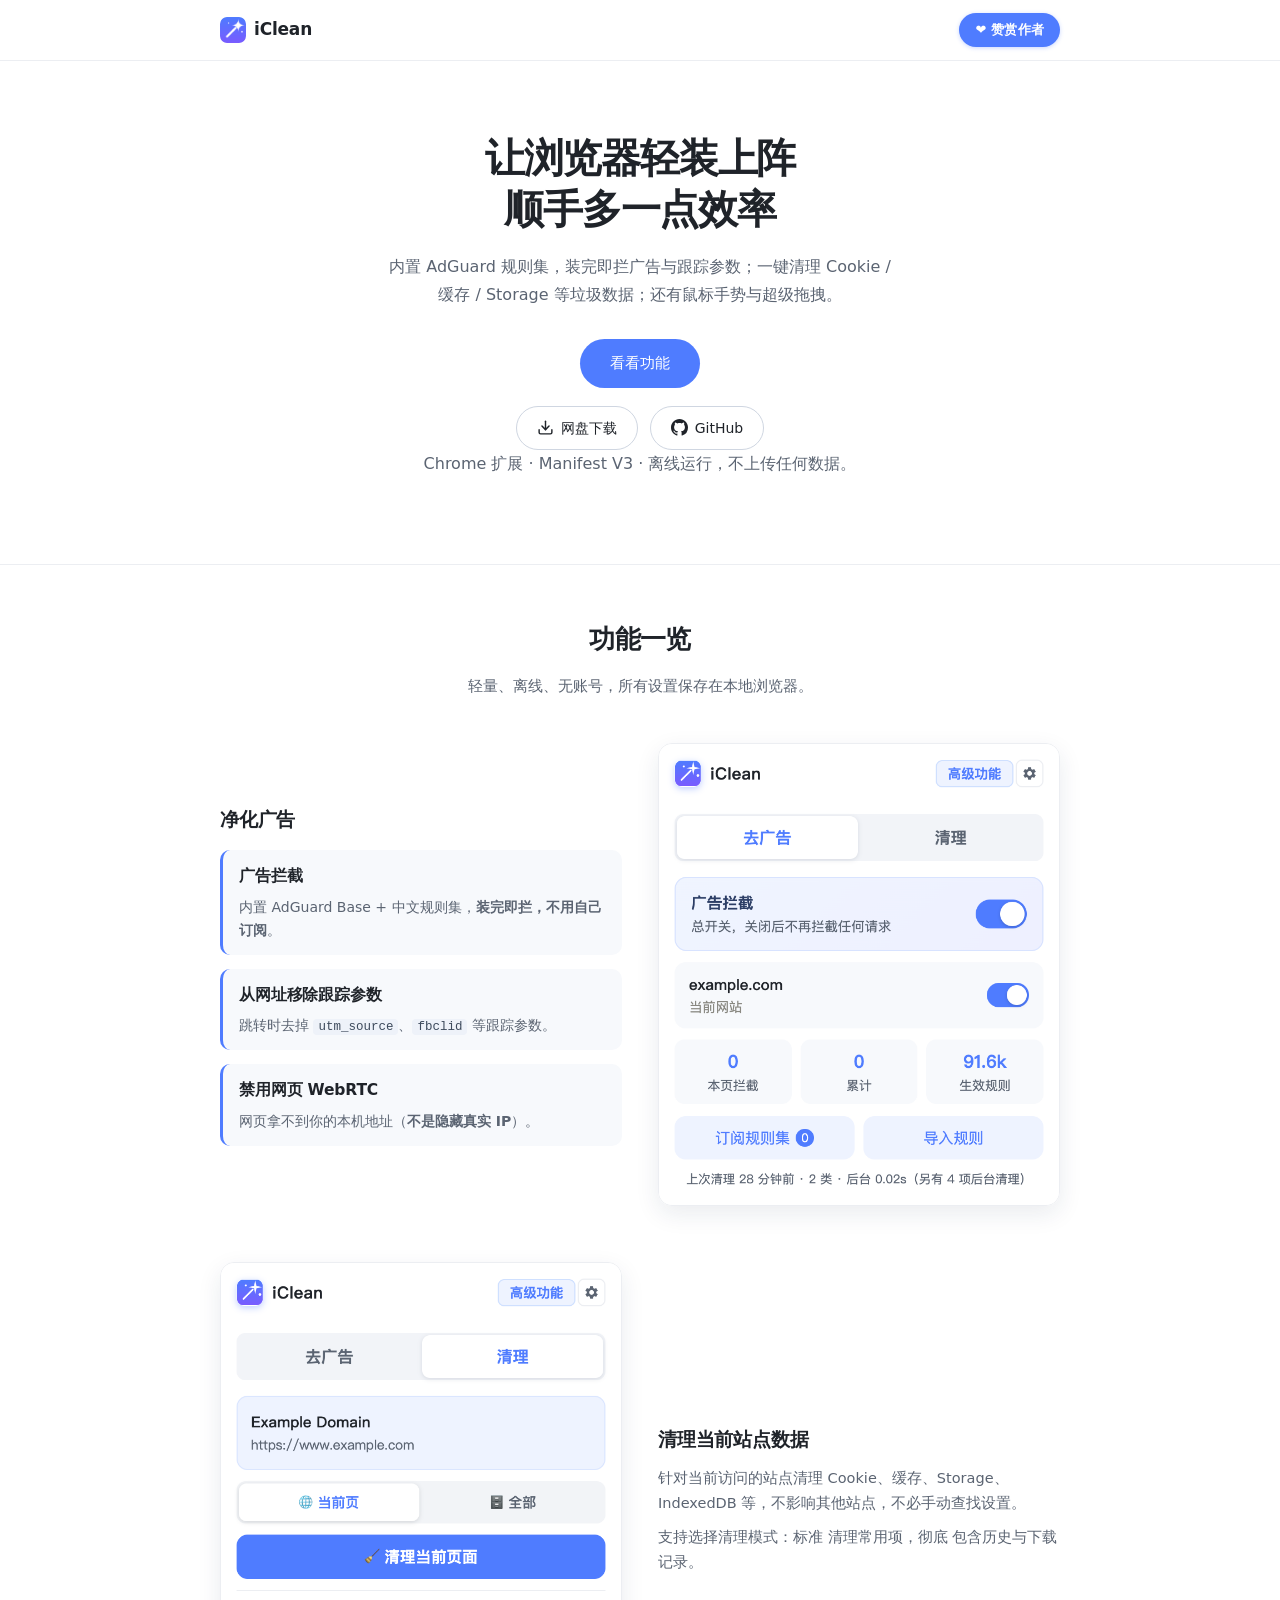
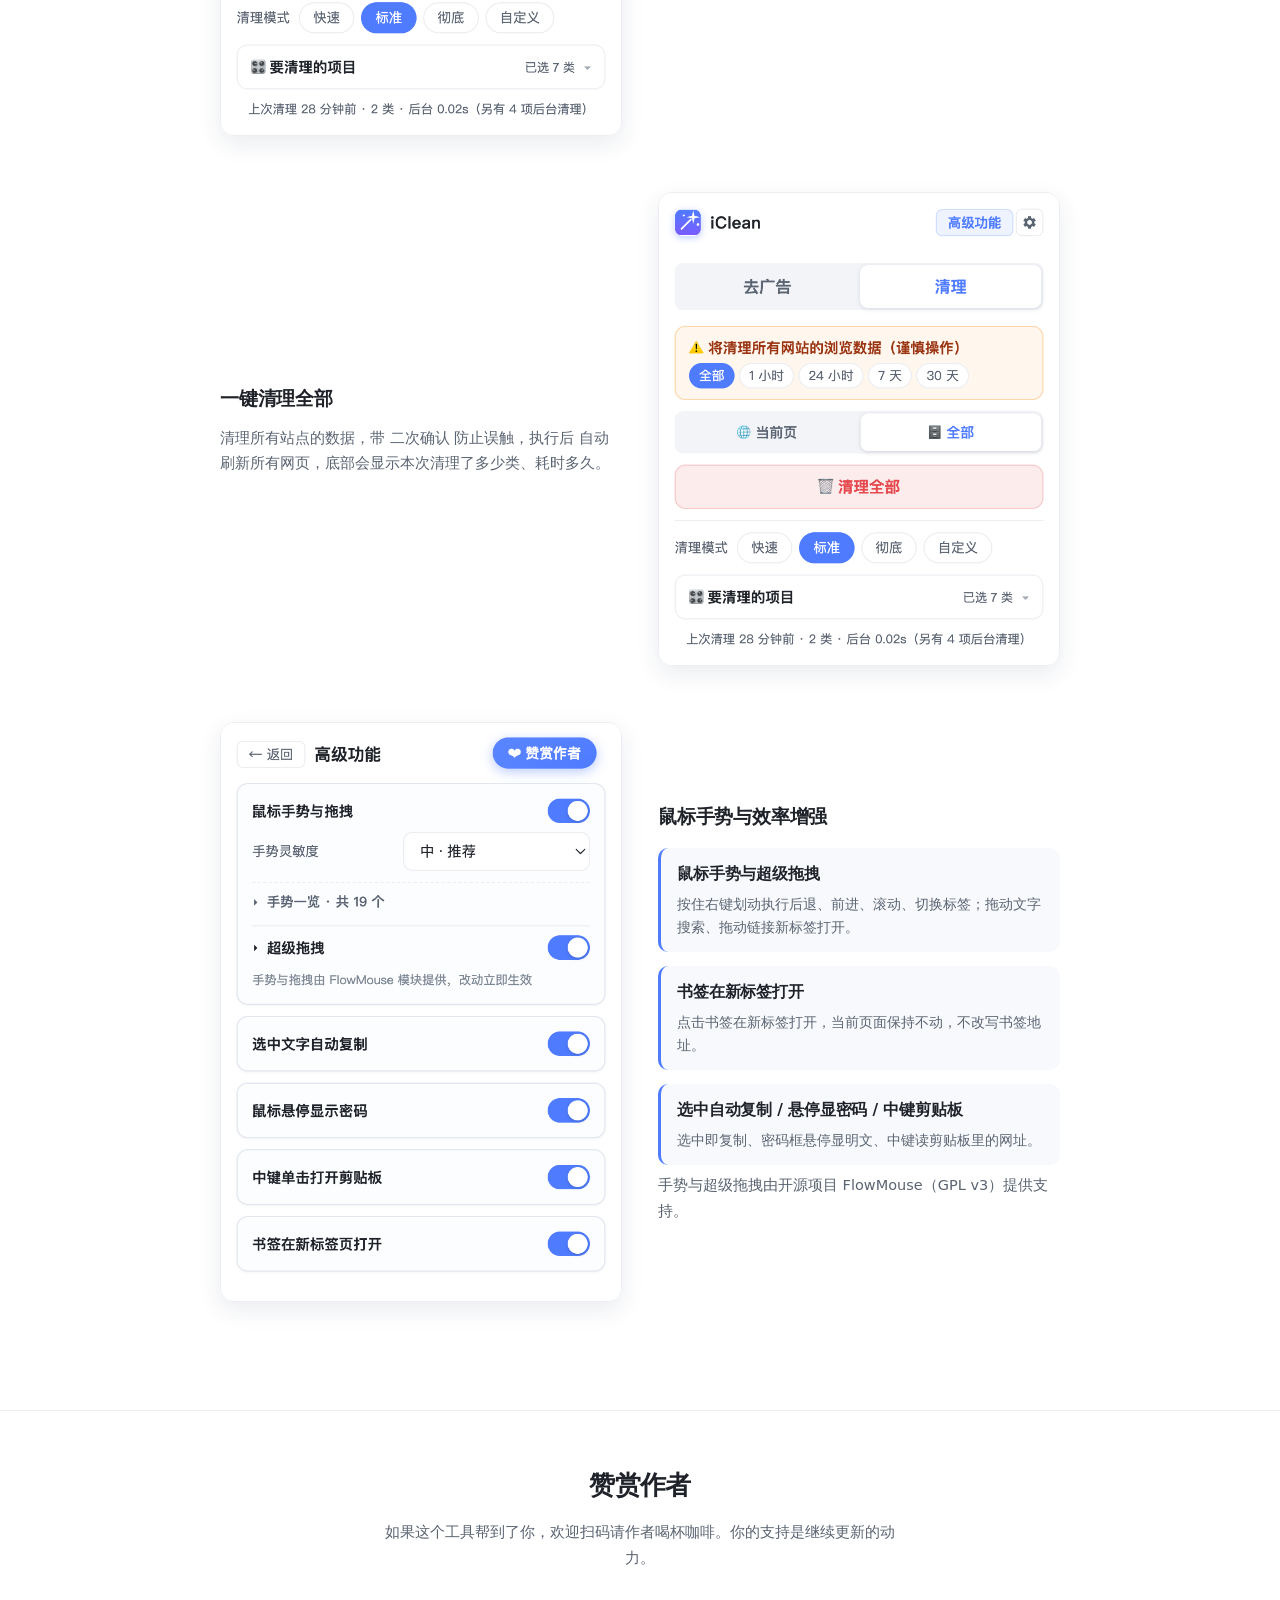
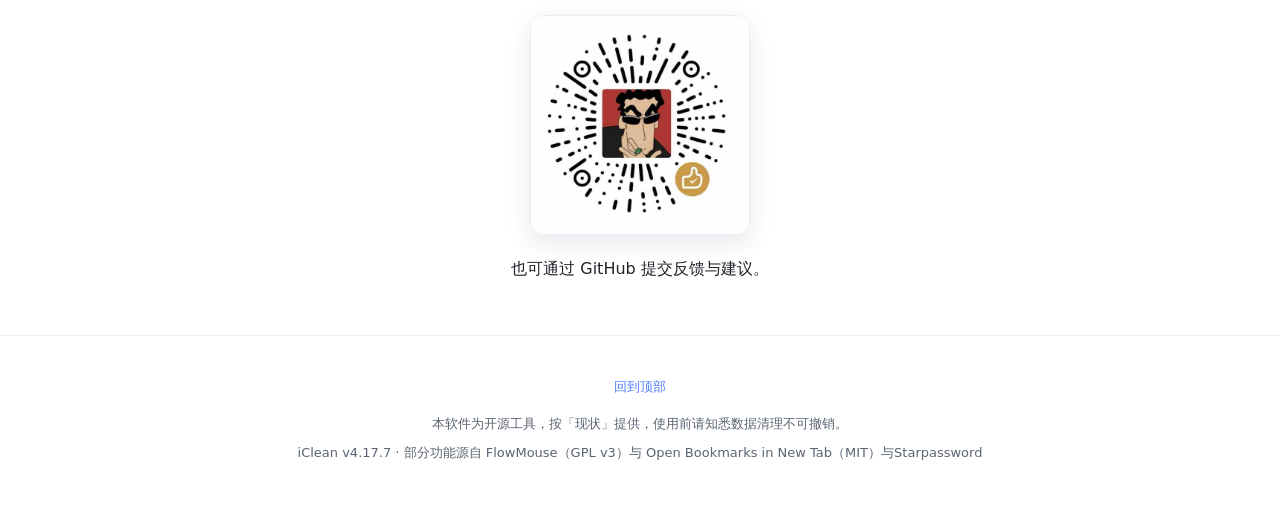
<file: docs/index.html>
<!DOCTYPE html>
<html lang="zh-CN">
<head>
<meta charset="UTF-8">
<meta name="viewport" content="width=device-width, initial-scale=1">
<title>iClean · 净化广告 · 垃圾清理 · 鼠标手势（Chrome 扩展）</title>
<style>
  :root {
    --primary: #4f7cff;
    --text: #1f2329;
    --text-2: #5b6472;
    --line: #eceef2;
    --radius: 14px;
  }

  * { margin: 0; padding: 0; box-sizing: border-box; }

  body {
    font-family: -apple-system, BlinkMacSystemFont, "SF Pro SC", "SF Pro Display",
                 "PingFang SC", "Helvetica Neue", "Hiragino Sans GB",
                 "Microsoft YaHei", system-ui, sans-serif;
    color: var(--text);
    background: #ffffff;
    line-height: 1.75;
    font-feature-settings: "kern" 1, "liga" 1;
    -webkit-font-smoothing: antialiased;
    -moz-osx-font-smoothing: grayscale;
    text-rendering: optimizeLegibility;
  }

  a { color: var(--primary); text-decoration: none; }
  .container { max-width: 880px; margin: 0 auto; padding: 0 20px; }

  /* ── 导航 ─────────────────────────────────────────────────────────── */
  .nav {
    position: sticky;
    top: 0;
    background: rgba(255,255,255,.92);
    backdrop-filter: blur(8px);
    border-bottom: 1px solid var(--line);
    z-index: 50;
  }
  .nav-inner { display: flex; align-items: center; justify-content: space-between; height: 60px; }
  .brand img { width: 26px; height: 26px; border-radius: 7px; display: block; }
  .brand { display: flex; align-items: center; gap: 8px; font-size: 17px; font-weight: 600; letter-spacing: -.2px; }
  .nav-links { display: flex; align-items: center; gap: 22px; font-size: 14px; }
  .nav-links a { color: var(--text-2); }
  .nav-links a:hover { color: var(--primary); }
  /* 选择器要压过 .nav-links a 的灰色，否则按钮文字会变灰 */
  .nav-links .nav-donate {
    display: inline-flex;
    align-items: center;
    padding: 6px 16px;
    font-size: 13px;
    font-weight: 600;
    letter-spacing: .2px;
    color: #ffffff;
    background: var(--primary);
    border-radius: 999px;
    box-shadow: 0 1px 4px rgba(79, 124, 255, .3);
  }
  .nav-links .nav-donate:hover { background: #3b62e8; color: #ffffff; }

  /* ── Hero ──────────────────────────────────────────────────────────── */
  .hero { padding: 72px 0 56px; text-align: center; }
  .hero h1 { font-size: 40px; font-weight: 700; letter-spacing: -.03em; line-height: 1.28; margin-bottom: 18px; }
  .hero p { max-width: 520px; margin: 0 auto 30px; font-size: 16px; color: var(--text-2); }
  .btn-primary {
    display: inline-block;
    padding: 11px 30px;
    font-size: 15px;
    font-weight: 500;
    color: #fff;
    background: var(--primary);
    border-radius: 999px;
  }
  .btn-primary:hover { background: #3b62e8; }
  /* 下载按钮组 */
  .download-row {
    display: flex;
    justify-content: center;
    gap: 12px;
    margin-top: 18px;
    flex-wrap: wrap;
  }
  .btn-download {
    display: inline-flex;
    align-items: center;
    gap: 7px;
    padding: 9px 20px;
    font-size: 14px;
    font-weight: 500;
    color: var(--text);
    background: #ffffff;
    /* 边框比全局的 --line(#eceef2) 深一档：白色药丸形按钮配这么浅的边几乎看不出轮廓 */
    border: 1px solid #cfd6e1;
    border-radius: 999px;
    transition: color .15s ease, border-color .15s ease, background .15s ease;
  }
  .btn-download:hover {
    color: var(--primary);
    border-color: var(--primary);
    background: #f7f9fc;
  }
  .btn-download .ico { width: 17px; height: 17px; flex: none; }

  .hero-note {
    margin: 22px auto 0;
    max-width: 460px;
    font-size: 13px;
    color: var(--text-2);
  }

  /* ── 功能 ──────────────────────────────────────────────────────────── */
  .section { padding: 52px 0; border-top: 1px solid var(--line); }
  .section-title { font-size: 26px; font-weight: 600; letter-spacing: -.02em; text-align: center; }
  .section-sub {
    margin: 10px auto 44px;
    max-width: 520px;
    text-align: center;
    font-size: 15px;
    color: var(--text-2);
  }
  /* 交替左右布局 */
  .feature {
    display: grid;
    grid-template-columns: 1fr 1fr;
    gap: 36px;
    align-items: center;
    margin-bottom: 56px;
  }
  .feature.reverse .feature-text { order: 2; }
  .feature.reverse .feature-img { order: 1; }
  .feature-text h3 { font-size: 19px; font-weight: 600; letter-spacing: -.01em; margin-bottom: 10px; }
  .feature-text p { font-size: 14.5px; color: var(--text-2); }
  .feature-note {
    margin-top: 8px;
    font-size: 13px;
  }

  /* 小功能卡片：浅底 + 左侧色条，标题更醒目、彼此间隔更舒服 */
  .mini-list {
    display: flex;
    flex-direction: column;
    gap: 14px;
    margin-top: 14px;
  }
  .mini-item {
    padding: 13px 16px;
    background: #f7f9fc;
    border-radius: 10px;
    border-left: 3px solid var(--primary);
  }
  .mini-item h4 {
    font-size: 15.5px;
    font-weight: 600;
    letter-spacing: -.01em;
    color: var(--text);
    margin-bottom: 5px;
  }
  .mini-item p {
    font-size: 14px;
    color: var(--text-2);
    line-height: 1.65;
  }
  /* 行内代码（utm_source 这类参数名） */
  .feature-text code {
    font-family: ui-monospace, Menlo, Consolas, monospace; font-size: 12.5px;
    background: #eef2f9; color: #3d4a5c; padding: 1px 5px; border-radius: 4px;
  }
  .feature-img { display: flex; justify-content: center; }
  .feature-img img {
    max-width: 100%;
    border-radius: var(--radius);
    border: 1px solid var(--line);
    box-shadow: 0 8px 24px rgba(24,39,75,.09);
  }

  /* ── 赞赏 ──────────────────────────────────────────────────────────── */
  .donate { text-align: center; }
  .donate-img {
    width: 220px;
    max-width: 82%;
    border-radius: var(--radius);
    border: 1px solid var(--line);
    box-shadow: 0 8px 24px rgba(24,39,75,.1);
    margin: 8px auto 20px;
    display: block;
  }

  /* ── 页脚 ──────────────────────────────────────────────────────────── */
  .footer {
    padding: 40px 0 52px;
    border-top: 1px solid var(--line);
    text-align: center;
    font-size: 13px;
    color: var(--text-2);
  }
  .footer-links {
    display: flex;
    justify-content: center;
    gap: 20px;
    margin-bottom: 14px;
  }

  /* ── 移动端（375px 适配）───────────────────────────────────────────── */
  @media (max-width: 720px) {
    .hero { padding: 50px 0 40px; }
    .hero h1 { font-size: 30px; }
    .feature {
      grid-template-columns: 1fr;
      gap: 20px;
      margin-bottom: 44px;
    }
    .feature.reverse .feature-text { order: 0; }
    .feature.reverse .feature-img { order: 0; }
    .nav-links { gap: 14px; }
  }
</style>
</head>
<body>

<nav class="nav">
  <div class="container nav-inner">
    <div class="brand">
      <img src="icon.png" alt="iClean 图标">
      <span>iClean</span>
    </div>
    <div class="nav-links">
      <a href="#donate" class="nav-donate">&#10084; 赞赏作者</a>
    </div>
  </div>
</nav>

<header class="hero" id="top">
  <div class="container">
    <h1>让浏览器轻装上阵<br>顺手多一点效率</h1>
    <p>内置 AdGuard 规则集，装完即拦广告与跟踪参数；一键清理 Cookie / 缓存 / Storage 等垃圾数据；还有鼠标手势与超级拖拽。</p>
    <a class="btn-primary" href="#features">看看功能</a>

    <div class="download-row">
      <!-- ↓↓↓ 把下面两个 href="#" 换成你自己的链接 ↓↓↓ -->
      <a class="btn-download" href="https://ourl.cn/HB3ZJD" target="_blank" rel="noopener">
        <svg class="ico" viewBox="0 0 24 24" fill="none" stroke="currentColor" stroke-width="2"
             stroke-linecap="round" stroke-linejoin="round" aria-hidden="true">
          <path d="M21 15v4a2 2 0 0 1-2 2H5a2 2 0 0 1-2-2v-4"/>
          <polyline points="7 10 12 15 17 10"/>
          <line x1="12" y1="15" x2="12" y2="3"/>
        </svg>
        网盘下载
      </a>
      <a class="btn-download" href="https://github.com/icowme/iClean" target="_blank" rel="noopener">
        <svg class="ico" viewBox="0 0 24 24" fill="currentColor" aria-hidden="true">
          <path d="M12 0C5.37 0 0 5.37 0 12c0 5.31 3.435 9.795 8.205 11.385.6.105.825-.255.825-.57 0-.285-.015-1.23-.015-2.235-3.015.555-3.795-.735-4.035-1.41-.135-.345-.72-1.41-1.23-1.695-.42-.225-1.02-.78-.015-.795.945-.015 1.62.87 1.845 1.23 1.08 1.815 2.805 1.305 3.495.99.105-.78.42-1.305.765-1.605-2.67-.3-5.46-1.335-5.46-5.925 0-1.305.465-2.385 1.23-3.225-.12-.3-.54-1.53.12-3.18 0 0 1.005-.315 3.3 1.23.96-.27 1.98-.405 3-.405s2.04.135 3 .405c2.295-1.56 3.3-1.23 3.3-1.23.66 1.65.24 2.88.12 3.18.765.84 1.23 1.905 1.23 3.225 0 4.605-2.805 5.625-5.475 5.925.435.375.81 1.095.81 2.22 0 1.605-.015 2.895-.015 3.3 0 .315.225.69.825.57A12.02 12.02 0 0 0 24 12c0-6.63-5.37-12-12-12z"/>
        </svg>
        GitHub
      </a>
    </div>

    <p class="hero-note">Chrome 扩展 &middot; Manifest V3 &middot; 离线运行，不上传任何数据。</p>
  </div>
</header>

<section class="section" id="features">
  <div class="container">
    <h2 class="section-title">功能一览</h2>
    <p class="section-sub">轻量、离线、无账号，所有设置保存在本地浏览器。</p>

    <div class="feature">
      <div class="feature-text">
        <h3>净化广告</h3>
        <div class="mini-list">
          <div class="mini-item">
            <h4>广告拦截</h4>
            <p>内置 AdGuard Base + 中文规则集，<strong>装完即拦，不用自己订阅</strong>。</p>
          </div>
          <div class="mini-item">
            <h4>从网址移除跟踪参数</h4>
            <p>跳转时去掉 <code>utm_source</code>、<code>fbclid</code> 等跟踪参数。</p>
          </div>
          <div class="mini-item">
            <h4>禁用网页 WebRTC</h4>
            <p>网页拿不到你的本机地址（<strong>不是隐藏真实 IP</strong>）。</p>
          </div>
        </div>
      </div>
      <div class="feature-img">
        <img src="screenshots/user-shot-ad.png" alt="去广告面板界面" loading="lazy">
      </div>
    </div>

    <div class="feature reverse">
      <div class="feature-text">
        <h3>清理当前站点数据</h3>
        <p>针对当前访问的站点清理 Cookie、缓存、Storage、IndexedDB 等，不影响其他站点，不必手动查找设置。</p>
        <p class="feature-note">支持选择清理模式：标准 清理常用项，彻底 包含历史与下载记录。</p>
      </div>
      <div class="feature-img">
        <img src="screenshots/user-shot-site.png" alt="清理当前站点界面" loading="lazy">
      </div>
    </div>

    <div class="feature">
      <div class="feature-text">
        <h3>一键清理全部</h3>
        <p>清理所有站点的数据，带 二次确认 防止误触，执行后 自动刷新所有网页，底部会显示本次清理了多少类、耗时多久。</p>
      </div>
      <div class="feature-img">
        <img src="screenshots/user-shot-all.png" alt="清理全部界面" loading="lazy">
      </div>
    </div>

    <div class="feature reverse">
      <div class="feature-text">
        <h3>鼠标手势与效率增强</h3>
        <div class="mini-list">
          <div class="mini-item">
            <h4>鼠标手势与超级拖拽</h4>
            <p>按住右键划动执行后退、前进、滚动、切换标签；拖动文字搜索、拖动链接新标签打开。</p>
          </div>
          <div class="mini-item">
            <h4>书签在新标签打开</h4>
            <p>点击书签在新标签打开，当前页面保持不动，不改写书签地址。</p>
          </div>
          <div class="mini-item">
            <h4>选中自动复制 / 悬停显密码 / 中键剪贴板</h4>
            <p>选中即复制、密码框悬停显明文、中键读剪贴板里的网址。</p>
          </div>
        </div>
        <p class="feature-note">手势与超级拖拽由开源项目 FlowMouse（GPL v3）提供支持。</p>
      </div>
      <div class="feature-img">
        <img src="screenshots/user-shot-settings.png" alt="高级功能页面截图" loading="lazy">
      </div>
    </div>

  </div>
</section>

<section class="section donate" id="donate">
  <div class="container">
    <h2 class="section-title">赞赏作者</h2>
    <p class="section-sub">如果这个工具帮到了你，欢迎扫码请作者喝杯咖啡。你的支持是继续更新的动力。</p>
    <img class="donate-img" src="zsm.jpg" alt="赞赏码">
    <p>也可通过 GitHub 提交反馈与建议。</p>
  </div>
</section>

<footer class="footer">
  <div class="container">
    <div class="footer-links">
      <a href="#top">回到顶部</a>
    </div>
    <p>本软件为开源工具，按「现状」提供，使用前请知悉数据清理不可撤销。</p>
    <p style="margin-top:6px">iClean v4.17.7 &middot; 部分功能源自 FlowMouse（GPL v3）与 Open Bookmarks in New Tab（MIT）与Starpassword</p>
  </div>
</footer>

</body>
</html>
</file>
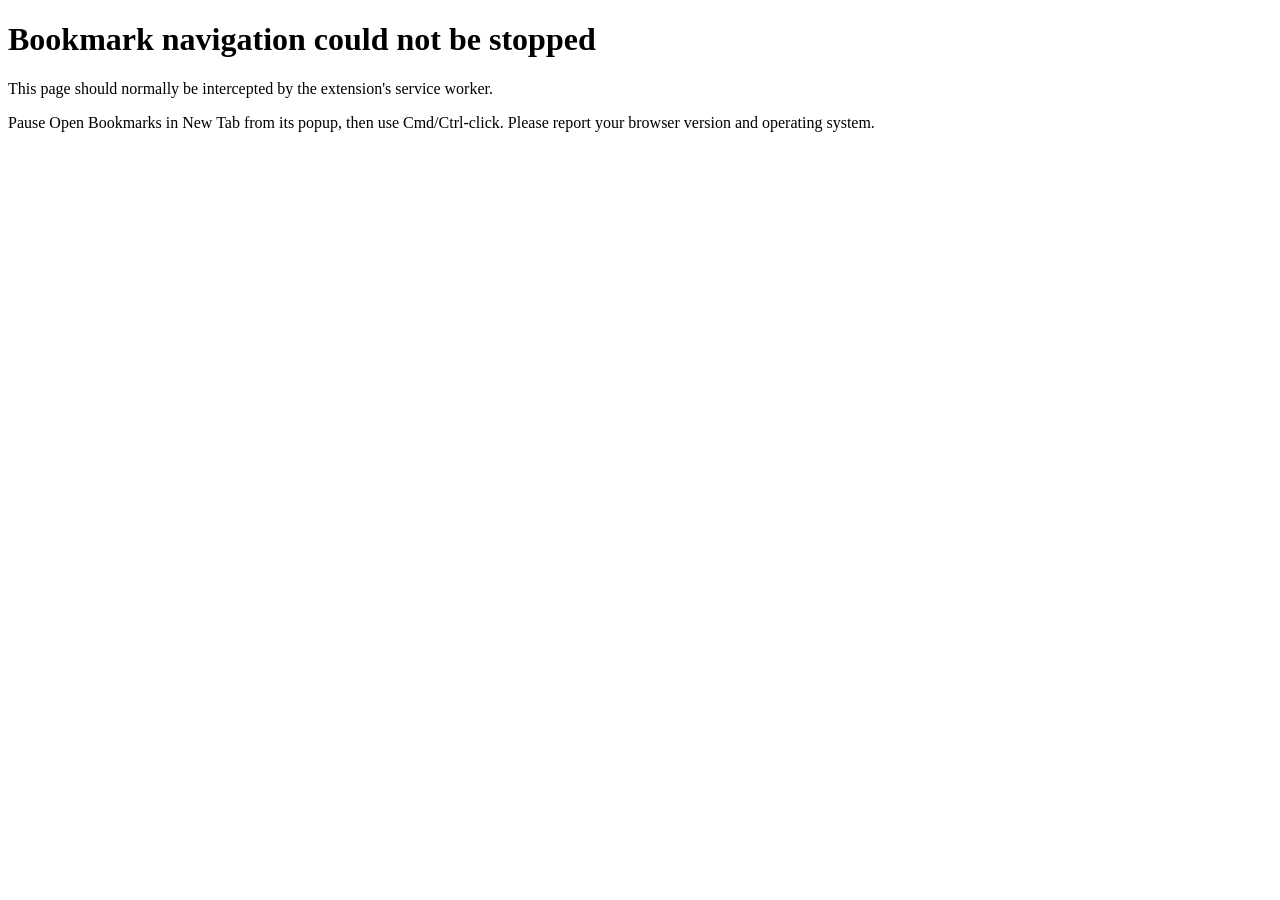
<file: cancel.html>
<!doctype html>
<html lang="en">
  <head>
    <meta charset="utf-8">
    <title>Bookmark navigation unavailable</title>
  </head>
  <body>
    <h1>Bookmark navigation could not be stopped</h1>
    <p>This page should normally be intercepted by the extension's service worker.</p>
    <p>Pause Open Bookmarks in New Tab from its popup, then use Cmd/Ctrl-click.
      Please report your browser version and operating system.</p>
  </body>
</html>
</file>
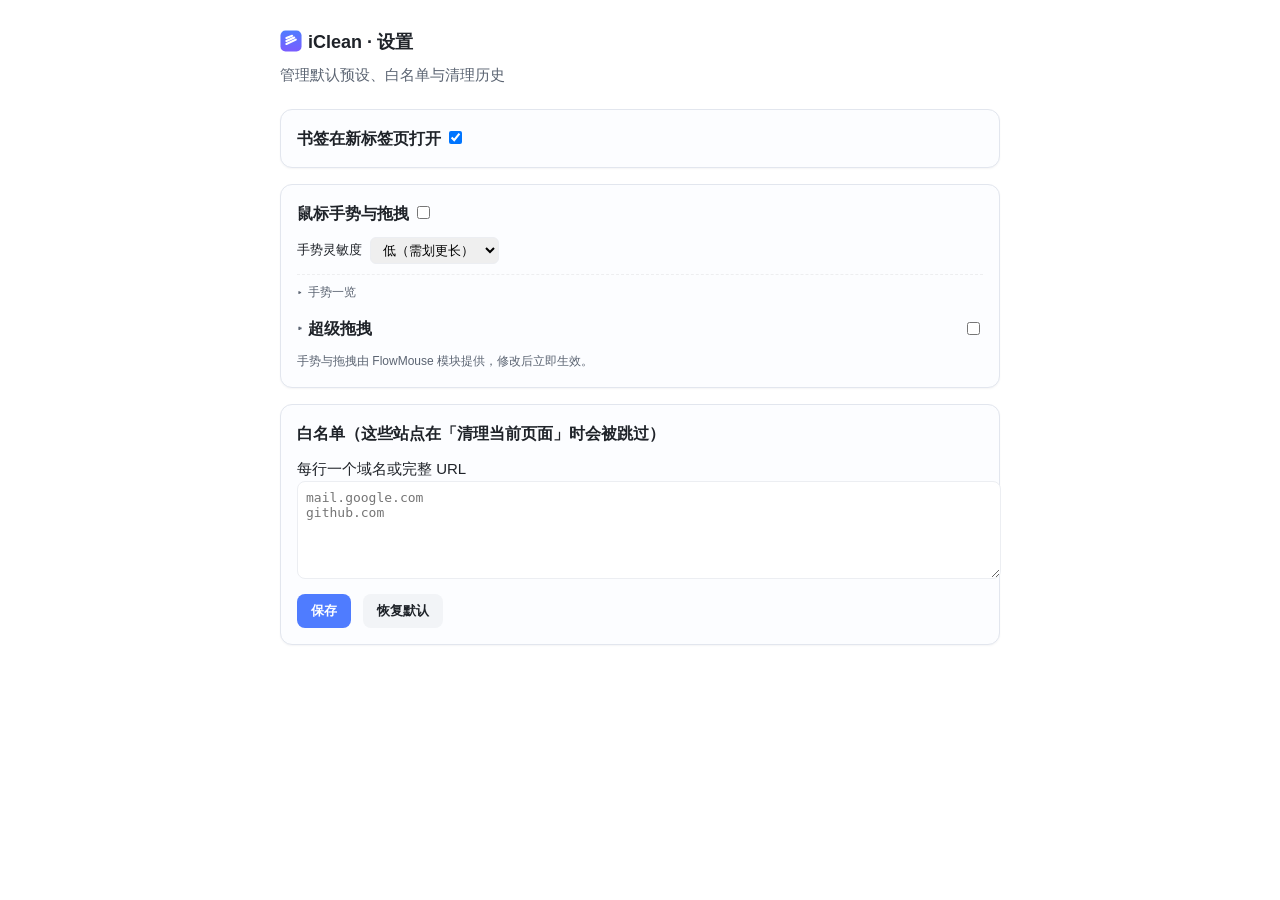
<file: src/options/options.html>
<!DOCTYPE html>
<html lang="zh-CN">
<head>
<meta charset="UTF-8">
<meta name="viewport" content="width=device-width, initial-scale=1">
<title>iClean · 设置</title>
<style>
  :root { --primary:#4f7cff; --text:#1f2329; --text2:#5b6472; --line:#eceef2; }
  body { max-width:720px; margin:28px auto; padding:0 16px; font:15px/1.6 -apple-system,"PingFang SC","Microsoft YaHei",sans-serif; color:var(--text); background:#fff; }
  h1 { font-size:18px; margin-bottom:6px; }
  .sub { color:var(--text2); margin-bottom:22px; }
  .card { border:1px solid #e2e6ee; border-radius:12px; padding:16px; margin-bottom:16px; background:#fcfdff; box-shadow:0 1px 2px rgba(16,24,40,.045); }
  .card h2 { font-size:16px; margin:0 0 10px; color:var(--text); }
  /* 单行卡片：标题行作为最后一项时不需底部间距，内容上下居中 */
  .card > .set-label-row:last-child { margin-bottom:0; }
  label { display:block; margin:8px 0 4px; font-weight:600; font-size:13px; }
  textarea { width:100%; min-height:80px; padding:8px; border:1px solid var(--line); border-radius:8px; font-size:13px; resize:vertical; }
  .btn { padding:8px 14px; border:none; border-radius:8px; font-size:13px; font-weight:600; cursor:pointer; }
  .btn-primary { background:var(--primary); color:#fff; }
  .btn-ghost { background:#f2f4f7; color:var(--text); }
  .preset-opts label { font-weight:400; display:flex; align-items:center; gap:8px; }
  table { width:100%; border-collapse:collapse; font-size:12px; }
  th,td { text-align:left; padding:6px 4px; border-bottom:1px solid var(--line); }
  th { color:var(--text2); }
  .ok { color:#16a34a; }
  .err { color:#e5484d; }
  .g-row { display:flex; align-items:center; gap:10px; padding:5px 0; border-bottom:1px solid var(--line); }
  .g-row:last-of-type { border-bottom:none; }
  .g-key { min-width:88px; font-size:15px; letter-spacing:1px; }
  .g-act { color:var(--text); }
  .fold-block { border:none; }
  .fold-sum { font-size:16px; font-weight:600; color:var(--text); cursor:pointer; list-style:none; display:flex; align-items:center; gap:5px; margin:0; }
  .fold-sum::-webkit-details-marker { display:none; }
  .fold-sum .fold-title { flex:1; min-width:0; }
  .fold-sum::before { content:'▸'; font-size:11px; color:var(--text2); }
  .fold-block[open] .fold-sum::before { content:'▾'; }
  .fold-body { display:flex; flex-direction:column; gap:12px; margin-top:12px; }
  .fold-body > div { margin-top:0 !important; }
  .fold-block + .fold-block { margin-top:14px; }
  .fold-block { margin-top:12px; }
  .g-list { margin-top:10px; max-height:300px; overflow-y:auto; }
  .g-note { margin-top:8px; font-size:12px; color:var(--text2); }
  /* 二级折叠（手势一览）：放在最后以覆盖基础样式 */
  .fold-block--sub { margin-top:10px; padding-top:8px; border-top:1px dashed rgba(0,0,0,0.06); }
  .fold-block--sub .fold-sum { font-size:12px; font-weight:500; color:var(--text2); }
  .fold-block--sub .g-list { padding-left:10px; margin-top:6px; }
</style>
</head>
<body>
<h1><svg viewBox="0 0 48 48" width="22" height="22" style="vertical-align:-4px;margin-right:6px" aria-hidden="true"><defs><linearGradient id="cc-lg" x1="0" y1="0" x2="0" y2="1"><stop offset="0" stop-color="#4F7CFF"/><stop offset="1" stop-color="#7A5CFF"/></linearGradient></defs><rect x="1" y="1" width="46" height="46" rx="11" fill="url(#cc-lg)"/><g stroke="#fff" stroke-width="4.5" stroke-linecap="round"><line x1="14" y1="30.5" x2="34.5" y2="21"/><line x1="14" y1="24" x2="31" y2="16.5"/><line x1="14" y1="17.5" x2="26.5" y2="12.5"/></g></svg>iClean · 设置</h1>
<div class="sub">管理默认预设、白名单与清理历史</div>

<div class="card">
  <div class="set-label set-label-row">
    <span style="font-size:16px;font-weight:600">书签在新标签页打开</span>
    <input type="checkbox" id="bm-newtab" checked>
  </div>
</div>

<div class="card">
  <div class="set-label set-label-row" style="margin-bottom:10px">
    <span style="font-size:16px;font-weight:600">鼠标手势与拖拽</span>
    <input type="checkbox" id="gs-nav">
  </div>
  <div style="margin-top:8px;display:flex;align-items:center;gap:8px">
    <span style="font-size:13px">手势灵敏度</span>
    <select id="gs-threshold" style="padding:4px 8px;border:1px solid #eceef2;border-radius:6px">
      <option value="30">低（需划更长）</option>
      <option value="20">中（推荐）</option>
      <option value="12">高（轻微划动）</option>
    </select>
  </div>
    <!-- 手势一览：二级折叠 -->
    <details class="fold-block fold-block--sub">
      <summary id="gesture-summary" class="fold-sum">手势一览</summary>
      <div id="gesture-list" class="g-list"></div>
    </details>
  <details class="fold-block" id="drag-fold">
    <summary class="fold-sum">
    <span id="drag-summary" class="fold-title">超级拖拽</span>
    <input type="checkbox" id="dg-on">
  </summary>
  <div class="fold-body">
    <div style="display:flex;align-items:center;gap:8px;padding-left:20px">
    <input type="checkbox" id="dg-search">
    <span>拖动选中的文字 → 搜索</span>
    </div>
    <div style="display:flex;align-items:center;gap:8px;padding-left:20px">
    <input type="checkbox" id="dg-link">
    <span>拖动链接 → 前台新标签打开</span>
    </div>
    <div style="display:flex;align-items:center;gap:8px;padding-left:20px">
    <input type="checkbox" id="dg-img">
    <span>拖动图片 → 新标签打开图片</span>
    </div>
    <div style="display:flex;align-items:center;gap:8px;padding-left:20px">
    <input type="checkbox" id="dg-input">
    <span>在输入框内不触发拖拽</span>
    </div>
    </div>
  </details>
  <div style="font-size:12px;color:var(--text2);margin-top:10px">手势与拖拽由 FlowMouse 模块提供，修改后立即生效。</div>
</div>

<div class="card">
  <h2>白名单（这些站点在「清理当前页面」时会被跳过）</h2>
  <div>每行一个域名或完整 URL</div>
  <textarea id="whitelist" placeholder="mail.google.com&#10;github.com"></textarea>
  <div style="margin-top:8px">
    <button id="btn-save" class="btn btn-primary">保存</button>
    <button id="btn-reset" class="btn btn-ghost" style="margin-left:8px">恢复默认</button>
  </div>
</div>

<script src="../../js/constants.js"></script>
<script src="../shared/gestureList.js"></script>
<script src="../shared/dataTypes.js"></script>
<script src="../shared/store.js"></script>
<script src="options.js"></script>
</body>
</html>
</file>
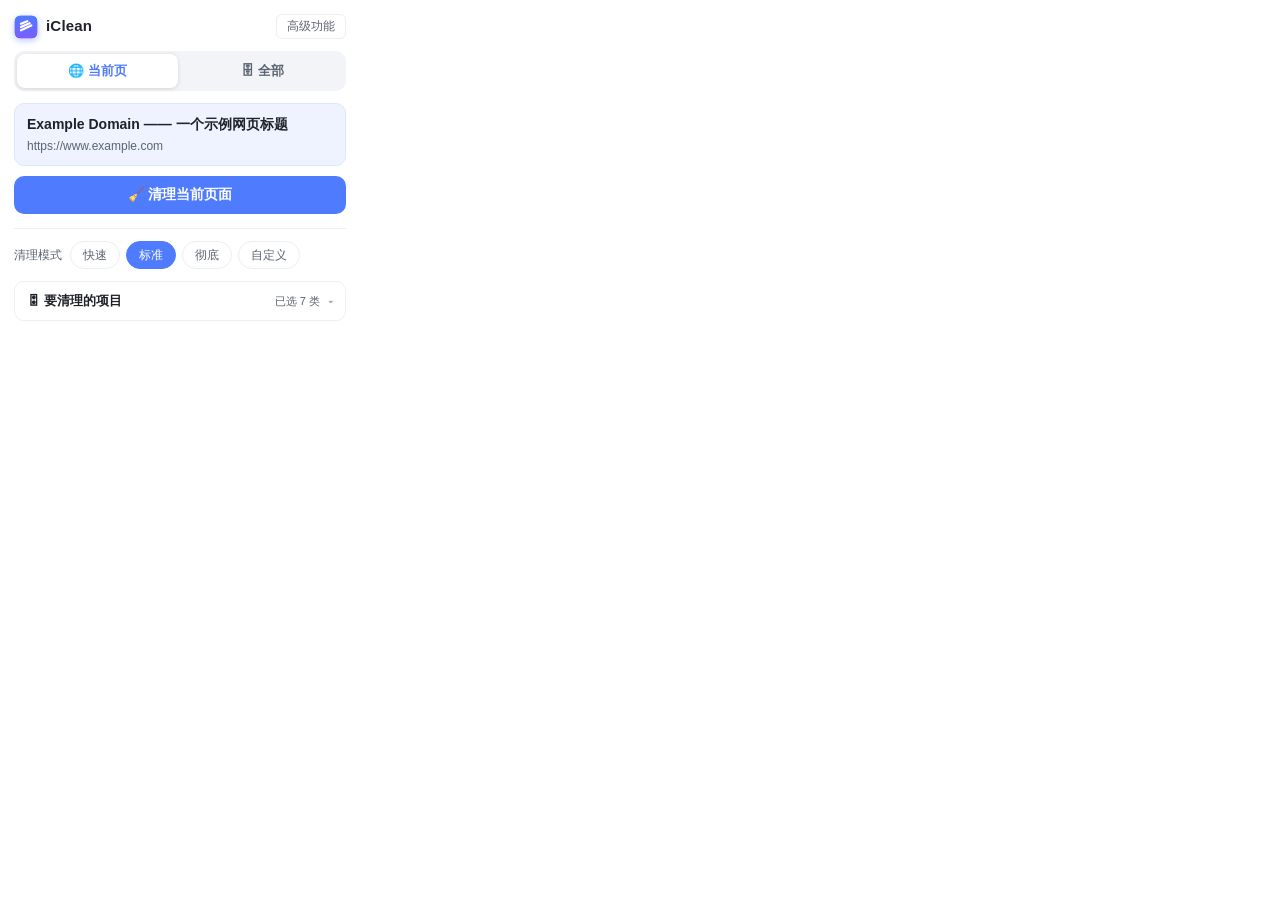
<file: src/popup/popup.html>
<!DOCTYPE html>
<html lang="zh-CN" data-page-node-id="SP5gbLGILD9aIMDQUrGei6">
<head data-page-node-id="5uCDlrUdnUy1d2h7XXTjAZ">
<meta charset="UTF-8" data-page-node-id="cgA6iFzNPDI8BWsap9TBpP">
<meta name="viewport" content="width=device-width, initial-scale=1" data-page-node-id="pc57xMEV3iswLLD0yMzfGA">
<title>iClean</title>
<link rel="stylesheet" href="popup.css" data-page-node-id="4e2Q07vzxSg2ZDOP2nO1Pe">
</head>
<body data-page-node-id="joIQwXHuyypNrREqzMAiY1">

<!-- 主视图 -->
<div id="view-main">
  <div class="hd" data-page-node-id="EKy4r5YNdGrTSRgPaXsW7V">
    <div class="logo-row">
      <svg class="logo-icon" viewBox="0 0 48 48" width="24" height="24" aria-hidden="true">
        <defs>
          <linearGradient id="cc-lg" x1="0" y1="0" x2="0" y2="1">
            <stop offset="0" stop-color="#4F7CFF"/>
            <stop offset="1" stop-color="#7A5CFF"/>
          </linearGradient>
        </defs>
        <rect x="1" y="1" width="46" height="46" rx="11" fill="url(#cc-lg)"/>
        <g stroke="#fff" stroke-width="4.5" stroke-linecap="round">
          <line x1="14" y1="30.5" x2="34.5" y2="21"/>
          <line x1="14" y1="24" x2="31" y2="16.5"/>
          <line x1="14" y1="17.5" x2="26.5" y2="12.5"/>
        </g>
      </svg>
      <div class="logo">iClean</div>
    </div>
    <button id="btn-options" class="hd-text-btn">高级功能</button>
  </div>

  <!-- Tab：清理范围切换 -->
  <div class="tabs" data-page-node-id="EKy4r5YNdGrTSRgPaXsW7V">
    <button class="tab is-active" data-tab="site">🌐 当前页</button>
    <button class="tab" data-tab="all">🗄 全部</button>
  </div>

  <!-- 面板：当前页 -->
  <div id="panel-site" class="panel">
    <div id="site-card" class="site-card" data-page-node-id="16suetzdlAMH5Pm31W7ZBF">
      <div class="site-host" id="site-host" data-page-node-id="tkmE3Sk75xvEWTUTXM8vN8">…</div>
      <div class="site-meta" id="site-meta" data-page-node-id="UDLAn7g8xvm1AYXn2gME3u">正在读取…</div>
    </div>
    <div class="row">
      <button id="btn-clean-site" class="btn btn-primary" data-page-node-id="Fx22L5a6CQZ3CJ4c7Kbaec">🧹 清理当前页面</button>
    </div>
  </div>

  <!-- 面板：全部 -->
  <div id="panel-all" class="panel" hidden>
    <div class="all-card">
      <div class="all-title">🌐 将清理所有网站的浏览数据（谨慎操作）</div>
      <div class="time-chips" id="time-chips">
        <span class="chip is-active" data-range="0">全部</span>
        <span class="chip" data-range="3600000">1 小时</span>
        <span class="chip" data-range="86400000">24 小时</span>
        <span class="chip" data-range="604800000">7 天</span>
        <span class="chip" data-range="2592000000">30 天</span>
      </div>
    </div>
    <div class="row">
      <button id="btn-clean-all" class="btn btn-danger" data-page-node-id="aLBRLztBFFICSwUfjjzLpB">🗑 清理全部</button>
    </div>
  </div>

  <div class="presets" data-page-node-id="CNLwdK5G76rMxE92UUX2d5">
    <span class="preset-label" data-page-node-id="A6G9uTaKQoquGsNpL1XqUr">清理模式</span>
    <span class="chip" data-preset="quick" data-page-node-id="E8dJWn8V2ODuqezEdXSZRN">快速</span>
    <span class="chip is-active" data-preset="standard" data-page-node-id="NVOd9ukQwT2uFxuoeYgObt">标准</span>
    <span class="chip" data-preset="thorough" data-page-node-id="kOoSNH1IOy14vJZ7WBaliN">彻底</span>
    <span class="chip" data-preset="custom">自定义</span>
  </div>

<!-- 类型清单：整体折叠 -->
<div class="types-fold" id="types-fold">
  <button id="btn-fold" class="fold-header">
    <span class="fold-title">🎛 要清理的项目</span>
    <span id="fold-summary" class="fold-summary">已选 0 类</span>
    <span class="fold-arrow">▾</span>
  </button>
  <div id="types-body" class="types-body" hidden>
    <!-- 折叠框内的两个标签：清理项目 / 白名单 -->
    <div class="mini-tabs">
      <button class="mini-tab is-active" data-ctab="types">清理项目</button>
      <button class="mini-tab" data-ctab="whitelist">白名单</button>
    </div>
    <div id="ctab-types">
      <div class="types" id="types-list"></div>
    </div>
    <div id="ctab-whitelist" hidden>
      <div class="wl-row">
        <span class="wl-hint">每行一个域名，清理当前页时跳过</span>
        <button id="btn-save-wl" class="btn btn-ghost btn-xs">保存</button>
      </div>
      <textarea id="whitelist-input" class="textarea" placeholder="每行一个域名&#10;如 github.com"></textarea>
    </div>
  </div>
</div>

<div class="ft" id="last-clean"></div>
</div><!-- /view-main -->

<!-- 设置视图（popup 内） -->
<div id="view-settings" hidden>
  <div class="settings-hd">
    <button id="btn-back" class="hd-text-btn">← 返回</button>
    <span class="settings-title">设置</span>
      <button id="btn-donate" class="donate-btn">❤ 赞赏作者</button>
    <span class="app-version" id="app-version"></span>
  </div>

  <div class="set-card">
    <div class="set-label set-label-row">
      <span>鼠标手势与拖拽</span>
      <input type="checkbox" id="gs-nav" class="switch">
    </div>

    <div class="set-row-inline">
      <span class="set-sub">手势灵敏度</span>
      <select id="gs-threshold" class="select select-sm">
        <option value="30">低 · 需要划更长</option>
        <option value="20">中 · 推荐</option>
        <option value="12">高 · 轻微划动</option>
      </select>
    </div>

      <!-- 手势一览：二级折叠，紧跟手势设置 -->
      <details class="fold-block fold-block--sub">
        <summary id="gesture-summary" class="fold-sum">手势一览</summary>
        <div id="gesture-list" class="g-list"></div>
      </details>

    <details class="fold-block" id="drag-fold">
      <summary class="fold-sum">
          <span id="drag-summary" class="fold-title">超级拖拽</span>
          <input type="checkbox" id="dg-on" class="switch">
        </summary>
        <div class="fold-body">
        <div class="switch-row" style="padding-left:16px">
        <span class="grow"><span class="set-sub">拖动选中的文字 → 搜索</span></span>
        <input type="checkbox" id="dg-search" class="switch">
        </div>
        <div class="switch-row" style="padding-left:16px">
        <span class="grow"><span class="set-sub">拖动链接 → 前台新标签打开</span></span>
        <input type="checkbox" id="dg-link" class="switch">
        </div>
        <div class="switch-row" style="padding-left:16px">
        <span class="grow"><span class="set-sub">拖动图片 → 新标签打开图片</span></span>
        <input type="checkbox" id="dg-img" class="switch">
        </div>
        <div class="switch-row" style="padding-left:16px">
        <span class="grow"><span class="set-sub">在输入框内不触发拖拽</span></span>
        <input type="checkbox" id="dg-input" class="switch">
        </div>
      </div>
    </details>
    <div class="set-note">手势与拖拽由 FlowMouse 模块提供，改动立即生效</div>
  </div>

<div class="set-card">
  <div class="set-label set-label-row">
    <span>选中文字自动复制</span>
    <input type="checkbox" id="ac-on" checked class="switch">
  </div>
</div>

<div class="set-card">
  <div class="set-label set-label-row">
    <span>鼠标悬停显示密码</span>
    <input type="checkbox" id="pw-on" checked class="switch">
  </div>
</div>

  <div class="set-card">
    <div class="set-label set-label-row">
      <span>书签在新标签页打开</span>
      <input type="checkbox" id="bm-newtab" checked class="switch">
    </div>
  </div>

</div>

<!-- 确认弹层 -->
<div id="confirm-mask" class="confirm-mask" data-page-node-id="K1C3YHfD7DKt2OY8wcxvFf">
  <div class="confirm-box" data-page-node-id="MjyeaGB5iKevwD91dpeI9B">
    <div class="confirm-title" id="confirm-title" data-page-node-id="HFjn0D8ZjGbx3PFWMmHfUE">确认清理？</div>
    <div class="confirm-body" id="confirm-body" data-page-node-id="FTyaGH9Yy68BPd3yYDfGyo"></div>
    <div class="confirm-actions" data-page-node-id="DKi0K0WCx20BLTBFyrx1WH">
      <button id="confirm-cancel" class="btn btn-ghost" style="flex:1" data-page-node-id="94YEmrBEJ0X3vs9ASGujhZ">取消</button>
      <button id="confirm-ok" class="btn btn-primary" style="flex:1" data-page-node-id="8jtTXNcYv663u8enbJYibY">确认清理</button>
    </div>
  </div>
</div>

<div id="toast" class="toast" data-page-node-id="Xn1BZh0DqZAUkcEP286AmD"></div>

<!-- 赞赏码弹层 -->
<div id="donate-mask" class="donate-mask">
  <div class="donate-box">
    <img src="zsm.jpg" alt="赞赏码">
    <p>扫码请作者喝杯咖啡</p>
  </div>
</div>

<script src="../../js/constants.js"></script>
<script src="../shared/gestureList.js"></script>
<script src="popup-preview.js"></script>
<script src="../shared/dataTypes.js"></script>
<script src="../shared/store.js"></script>
<script src="../shared/cleaner.js"></script>
<script src="popup.js"></script>
</body>
</html>
</file>
<file: src/popup/popup.css>
/*! iClean · 浏览器数据清理工具
 *  Copyright (c) 2026 iClean. All rights reserved.
 */
:root {
  --primary: #4f7cff;
  --primary-soft: #eef3ff;
  --danger: #e5484d;
  --danger-soft: #fdecec;
  --text: #1f2329;
  --text-2: #5b6472;
  --line: #eceef2;
  --bg: #ffffff;
  --ok: #16a34a;
}

* { box-sizing: border-box; }

body {
  width: 360px;
  margin: 0;
  padding: 14px 14px 12px;
  font: 13px/1.5 -apple-system, "PingFang SC", "Microsoft YaHei", sans-serif;
  color: var(--text);
  background: var(--bg);
}

.hd { display: flex; align-items: center; justify-content: space-between; margin-bottom: 12px; }
.logo-row { display: flex; align-items: center; gap: 8px; }
.logo-icon { display: block; border-radius: 7px; box-shadow: 0 2px 6px rgba(79, 124, 255, .35); }
.logo { font-size: 15px; font-weight: 700; letter-spacing: .2px; }
/* 头部文字按钮（高级功能 / 返回） */
.hd-text-btn {
  flex: none;
  padding: 3px 10px;
  font-family: inherit;
  font-size: 12px;
  color: var(--text-2);
  background: #fff;
  border: 1px solid var(--line);
  border-radius: 6px;
  cursor: pointer;
  transition: color .15s ease, border-color .15s ease, background .15s ease;
}
.hd-text-btn:hover {
  color: var(--primary);
  border-color: var(--primary);
  background: var(--primary-soft);
}

.icon-btn {
  border: none; background: transparent; font-size: 16px; cursor: pointer;
  padding: 2px 4px; border-radius: 6px;
}
.icon-btn:hover { background: var(--line); }

/* Tab 分段切换 */
.tabs {
  display: flex; gap: 4px;
  background: #f2f4f7; border-radius: 10px; padding: 3px;
  margin-bottom: 12px;
}
.tab {
  flex: 1; border: none; background: transparent;
  padding: 8px 0; border-radius: 8px;
  font-size: 13px; font-weight: 600; color: var(--text-2);
  cursor: pointer; transition: background .15s, color .15s;
}
.tab:hover { color: var(--text); }
.tab.is-active {
  background: #fff; color: var(--primary);
  box-shadow: 0 1px 4px rgba(31, 35, 41, .14);
}
.panel[hidden] { display: none; }
#view-main[hidden], #view-settings[hidden] { display: none; }

/* 内嵌设置视图 */
.settings-hd { display: flex; align-items: center; gap: 8px; margin-bottom: 12px; }
/* 版本号：靠右显示在高级功能页头部 */
.app-version { margin-left: auto; font-size: 11px; color: var(--text-2); letter-spacing: .2px; }

.settings-title { font-size: 15px; font-weight: 700; }
.set-card {
  border: 1px solid #e2e6ee; border-radius: 10px;
  background: #fcfdff; box-shadow: 0 1px 2px rgba(16,24,40,.045);
  padding: 13px; margin-bottom: 10px;
}
.set-label { font-size: 13px; font-weight: 600; color: var(--text); margin-bottom: 8px; }
.textarea {
  width: 100%; min-height: 64px; padding: 8px;
  border: 1px solid var(--line); border-radius: 8px;
  font-size: 12px; font-family: inherit; resize: vertical; color: var(--text);
}
.textarea:focus { outline: none; border-color: var(--primary); }
.btn-sm { padding: 6px 12px; font-size: 12px; margin-top: 8px; }

/* 设置项：开关行与下拉行 */
.switch-row { display: flex; align-items: center; gap: 10px; }
.switch-row .grow { flex: 1; min-width: 0; }
.set-sub { display: block; font-size: 12px; color: var(--text-2); line-height: 1.5; margin-top: 2px; }
.set-row-inline {
  display: flex; align-items: center; justify-content: space-between;
  gap: 10px; margin-top: 6px; padding-left: 0;
}
.set-row-inline .set-sub { margin-top: 0; }
.switch {
  appearance: none; -webkit-appearance: none;
  width: 38px; height: 22px; background: #d7dae0;
  border-radius: 999px; position: relative; cursor: pointer;
  transition: background .15s; flex-shrink: 0; margin: 0;
}
.switch:checked { background: var(--primary); }
.switch:disabled { opacity: .45; cursor: not-allowed; }
.switch::after {
  content: ''; position: absolute; top: 2px; left: 2px;
  width: 18px; height: 18px; background: #fff; border-radius: 50%;
  transition: left .15s; box-shadow: 0 1px 3px rgba(0, 0, 0, .2);
}
.switch:checked::after { left: 18px; }
.select-sm {
  width: auto; max-width: 168px; padding: 5px 8px; font-size: 12px;
  border: 1px solid var(--line); border-radius: 8px; background: #fff; color: var(--text);
}
.select-sm:disabled { opacity: .45; cursor: not-allowed; }
.set-note { font-size: 11px; color: #7d8794; margin-top: 10px; }
.input-sm {
  width: 100%; margin-top: 8px; padding: 6px 8px; font-size: 12px;
  border: 1px solid var(--line); border-radius: 8px; color: var(--text);
  font-family: inherit; box-sizing: border-box;
}
.input-sm:focus { outline: none; border-color: var(--primary); }

.site-card {
  background: var(--primary-soft);
  border: 1px solid #dbe6ff;
  border-radius: 10px;
  padding: 10px 12px;
  margin-bottom: 10px;
}
.site-host { font-size: 14px; font-weight: 600; word-break: break-all; }
.site-meta { font-size: 12px; color: var(--text-2); margin-top: 2px; }
.site-card.disabled { background: #f6f7f9; border-color: var(--line); }

.all-card {
  background: #fff7ed;
  border: 1px solid #fed7aa;
  border-radius: 10px;
  padding: 10px 12px;
  margin-bottom: 10px;
}
.all-title { font-size: 13px; font-weight: 600; color: #9a3412; }
.all-card .select { margin-top: 8px; }
.warn-tip { font-size: 11px; color: #b45309; margin-top: 8px; line-height: 1.5; }

.btn {
  width: 100%;
  border: none;
  border-radius: 10px;
  padding: 10px 12px;
  font-size: 14px;
  font-weight: 600;
  cursor: pointer;
}
.btn-primary { background: var(--primary); color: #fff; }
.btn-primary:hover { background: #3d68e8; }
.btn-danger { background: var(--danger-soft); color: var(--danger); border: 1px solid #f6c9cb; }
.btn-danger:hover { background: #fbdedf; }
.btn-ghost { background: #f2f4f7; color: var(--text); }
.btn:disabled { opacity: .5; cursor: not-allowed; }

.row { margin: 8px 0; }
.select {
  width: 100%; padding: 8px 10px; font-size: 13px;
  border: 1px solid var(--line); border-radius: 8px; background: #fff; color: var(--text);
}

.presets {
  display: flex; align-items: center; gap: 6px;
  margin: 14px 0 8px; padding-top: 12px; border-top: 1px solid var(--line);
}
.preset-label { font-size: 12px; color: var(--text-2); margin-right: 2px; }
.chip {
  border: 1px solid var(--line); background: #fff; color: var(--text-2);
  border-radius: 999px; padding: 4px 12px; font-size: 12px; cursor: pointer;
}
.chip.is-active { background: var(--primary); border-color: var(--primary); color: #fff; }

/* 类型清单：整体折叠 */
.types-fold {
  border: 1px solid var(--line); border-radius: 10px;
  margin-top: 12px; overflow: hidden;
}
.fold-header {
  width: 100%; display: flex; align-items: center; gap: 8px;
  background: #fff; border: none; padding: 10px 12px;
  font-size: 13px; font-weight: 600; color: var(--text); cursor: pointer;
}
.fold-header:hover { background: #f7f8fa; }
.fold-summary { flex: 1; text-align: right; font-size: 11px; font-weight: 400; color: var(--text-2); }
.fold-arrow { font-size: 10px; color: #a5abb5; transition: transform .15s; }
.types-fold.open .fold-arrow { transform: rotate(180deg); }
.types-body { border-top: 1px solid var(--line); padding: 4px 8px 8px; max-height: 300px; overflow-y: auto; }
.types { max-height: none; }
.group-title {
  font-size: 12px; color: var(--text-2); margin: 10px 0 4px; font-weight: 600;
  display: flex; align-items: center; gap: 4px;
}
.group-hint {
  font-size: 10px; font-weight: 400; color: #a5abb5; margin-left: 4px;
}
.type-item {
  display: flex; align-items: center; gap: 8px;
  padding: 6px 6px; border-radius: 8px; cursor: pointer;
}
.type-item:hover { background: #f7f8fa; }
.type-item input { accent-color: var(--primary); flex-shrink: 0; }
.type-item .content { flex: 1; display: flex; flex-direction: column; min-width: 0; }
.type-item .name { font-size: 13px; }
.type-item .desc { font-size: 11px; color: var(--text-2); line-height: 1.4; }
.tag {
  font-size: 10px; padding: 1px 6px; border-radius: 999px; flex-shrink: 0;
  background: #f2f4f7; color: var(--text-2);
}
.tag.danger { background: var(--danger-soft); color: var(--danger); }
.tag.global { background: #fff4e5; color: #b25b00; }
.type-item.locked { opacity: .45; cursor: not-allowed; }

/* 上次清理结果 */
.ft { margin-top: 10px; font-size: 11px; color: var(--text-2); min-height: 15px; line-height: 1.4; }

.confirm-mask {
  display: none; position: fixed; inset: 0; background: rgba(17, 22, 33, .45);
  align-items: center; justify-content: center; padding: 16px;
}
.confirm-mask.show { display: flex; }
.confirm-box {
  background: #fff; border-radius: 12px; padding: 16px; width: 100%;
  box-shadow: 0 12px 32px rgba(0, 0, 0, .18);
}
.confirm-title { font-size: 14px; font-weight: 600; margin-bottom: 6px; }
.confirm-body { font-size: 12px; color: var(--text-2); margin-bottom: 14px; line-height: 1.6; }
.confirm-actions { display: flex; gap: 8px; }

.toast {
  position: fixed; left: 14px; right: 14px; bottom: 14px;
  background: #111721; color: #fff; padding: 9px 12px; border-radius: 8px;
  font-size: 12px; opacity: 0; pointer-events: none; transition: opacity .2s;
}
.toast.show { opacity: 1; }
.toast.ok { background: var(--ok); }
.toast.err { background: var(--danger); }

/* 折叠块（手势一览） */
.fold-block { margin-top: 10px; border-top: 1px solid var(--line); padding-top: 8px; }
.fold-sum { font-size: 13px; font-weight: 600; color: var(--text); cursor: pointer; list-style: none;
  display: flex; align-items: center; gap: 8px; }
.fold-sum .fold-title { flex: 1; min-width: 0; }
.fold-sum .switch { flex: none; cursor: pointer; }
.fold-sum::-webkit-details-marker { display: none; }
.fold-sum::before { content: '▸'; font-size: 10px; }
.fold-block[open] .fold-sum::before { content: '▾'; }
.fold-body { display: flex; flex-direction: column; gap: 10px; margin-top: 10px; }
.fold-body .switch-row, .fold-body .set-row-inline { margin-top: 0; }
.fold-block + .fold-block { margin-top: 12px; }
.set-note + .fold-block { margin-top: 12px; }
.g-list { margin-top: 6px; font-size: 12px; max-height: 210px; overflow-y: auto; }
.g-row { display: flex; align-items: center; gap: 8px; padding: 3px 0; }
.g-key { min-width: 54px; font-size: 13px; letter-spacing: .5px; }
.g-act { color: var(--text-2); }
.g-note { margin-top: 6px; font-size: 11px; color: var(--text-2); opacity: .85; }
.set-label-row { display: flex; align-items: center; justify-content: space-between; gap: 8px; }
/* 标题行是卡片最后一项时（如书签开关卡片）不需要底部间距，保证内容在卡片内上下居中 */
.set-card > .set-label-row:last-child { margin-bottom: 0; }
.btn-xs { width: auto; flex: none; padding: 2px 8px; font-size: 11px; border-radius: 6px; margin: 0; }

/* 后台清理中的按钮状态（仍可点击，仅作提示） */
.btn.is-bg { background: #eef3ff; color: var(--primary); box-shadow: inset 0 0 0 1px #cfe0ff; }

/* ── 二级折叠（手势一览）：缩进 + 小号字，形成层级 ──────────────────────
   放在文件末尾以保证覆盖前面的 .fold-sum 基础样式 */
.fold-block--sub { margin-top: 10px; padding-top: 8px; border-top: 1px dashed rgba(0,0,0,0.06); }
.fold-block--sub .fold-sum { font-size: 12px; font-weight: 500; color: var(--text-2); }
.fold-block--sub .fold-sum::before { font-size: 10px; color: var(--text-2); }
.fold-block--sub .g-list { padding-left: 10px; margin-top: 6px; }

/* ── 折叠框内的迷你标签（清理项目 / 白名单）────────────────────────────── */
.mini-tabs {
  display: flex;
  gap: 2px;
  margin-bottom: 10px;
  border-bottom: 1px solid var(--line);
}
.mini-tab {
  padding: 5px 10px;
  font-family: inherit;
  font-size: 12px;
  color: var(--text-2);
  background: none;
  border: none;
  border-bottom: 2px solid transparent;
  margin-bottom: -1px;
  cursor: pointer;
  transition: color .15s ease, border-color .15s ease;
}
.mini-tab:hover { color: var(--text); }
.mini-tab.is-active { color: var(--primary); border-bottom-color: var(--primary); font-weight: 600; }

.wl-row { display: flex; align-items: center; justify-content: space-between; gap: 8px; margin-bottom: 8px; }
.wl-hint { font-size: 11px; color: var(--text-2); }

/* ── 时间范围标签（全部标签页）────────────────────────────────────────── */
.time-chips { display: flex; flex-wrap: nowrap; gap: 5px; margin-top: 10px; }
.time-chips .chip { padding: 4px 8px; font-size: 11px; white-space: nowrap; }

/* 清理全部按钮的二次确认态 */
.btn-armed {
  background: var(--danger) !important;
  color: #fff !important;
  border-color: var(--danger) !important;
}

/* ── 赞赏作者按钮（醒目）────────────────────────────────────────────── */
.donate-btn {
  flex: none;
  margin-left: auto;
  padding: 5px 14px;
  font-family: inherit;
  font-size: 12.5px;
  font-weight: 600;
  color: #fff;
  background: linear-gradient(135deg, #5b86ff, #4f7cff);
  border: none;
  border-radius: 999px;
  cursor: pointer;
  box-shadow: 0 1px 4px rgba(79, 124, 255, .28);
  transition: transform .15s ease, box-shadow .15s ease;
}
.donate-btn:hover {
  transform: translateY(-1px);
  box-shadow: 0 3px 10px rgba(79, 124, 255, .38);
}
.donate-btn:active { transform: translateY(0); }

/* 版本号紧跟按钮之后，不再自己顶到最右 */
.app-version { margin-left: 0 !important; }

/* ── 赞赏码弹层 ───────────────────────────────────────────────────────── */
.donate-mask {
  display: none;
  position: fixed;
  inset: 0;
  background: rgba(17, 22, 33, .55);
  align-items: center;
  justify-content: center;
  z-index: 60;
}
.donate-mask.show { display: flex; }
.donate-box {
  background: #fff;
  border-radius: 14px;
  padding: 16px;
  text-align: center;
  box-shadow: 0 12px 32px rgba(0, 0, 0, .28);
}
.donate-box img {
  width: 200px;
  height: 200px;
  display: block;
  border-radius: 10px;
}
.donate-box p {
  margin: 10px 0 0;
  font-size: 12px;
  color: var(--text-2);
}
</file>
